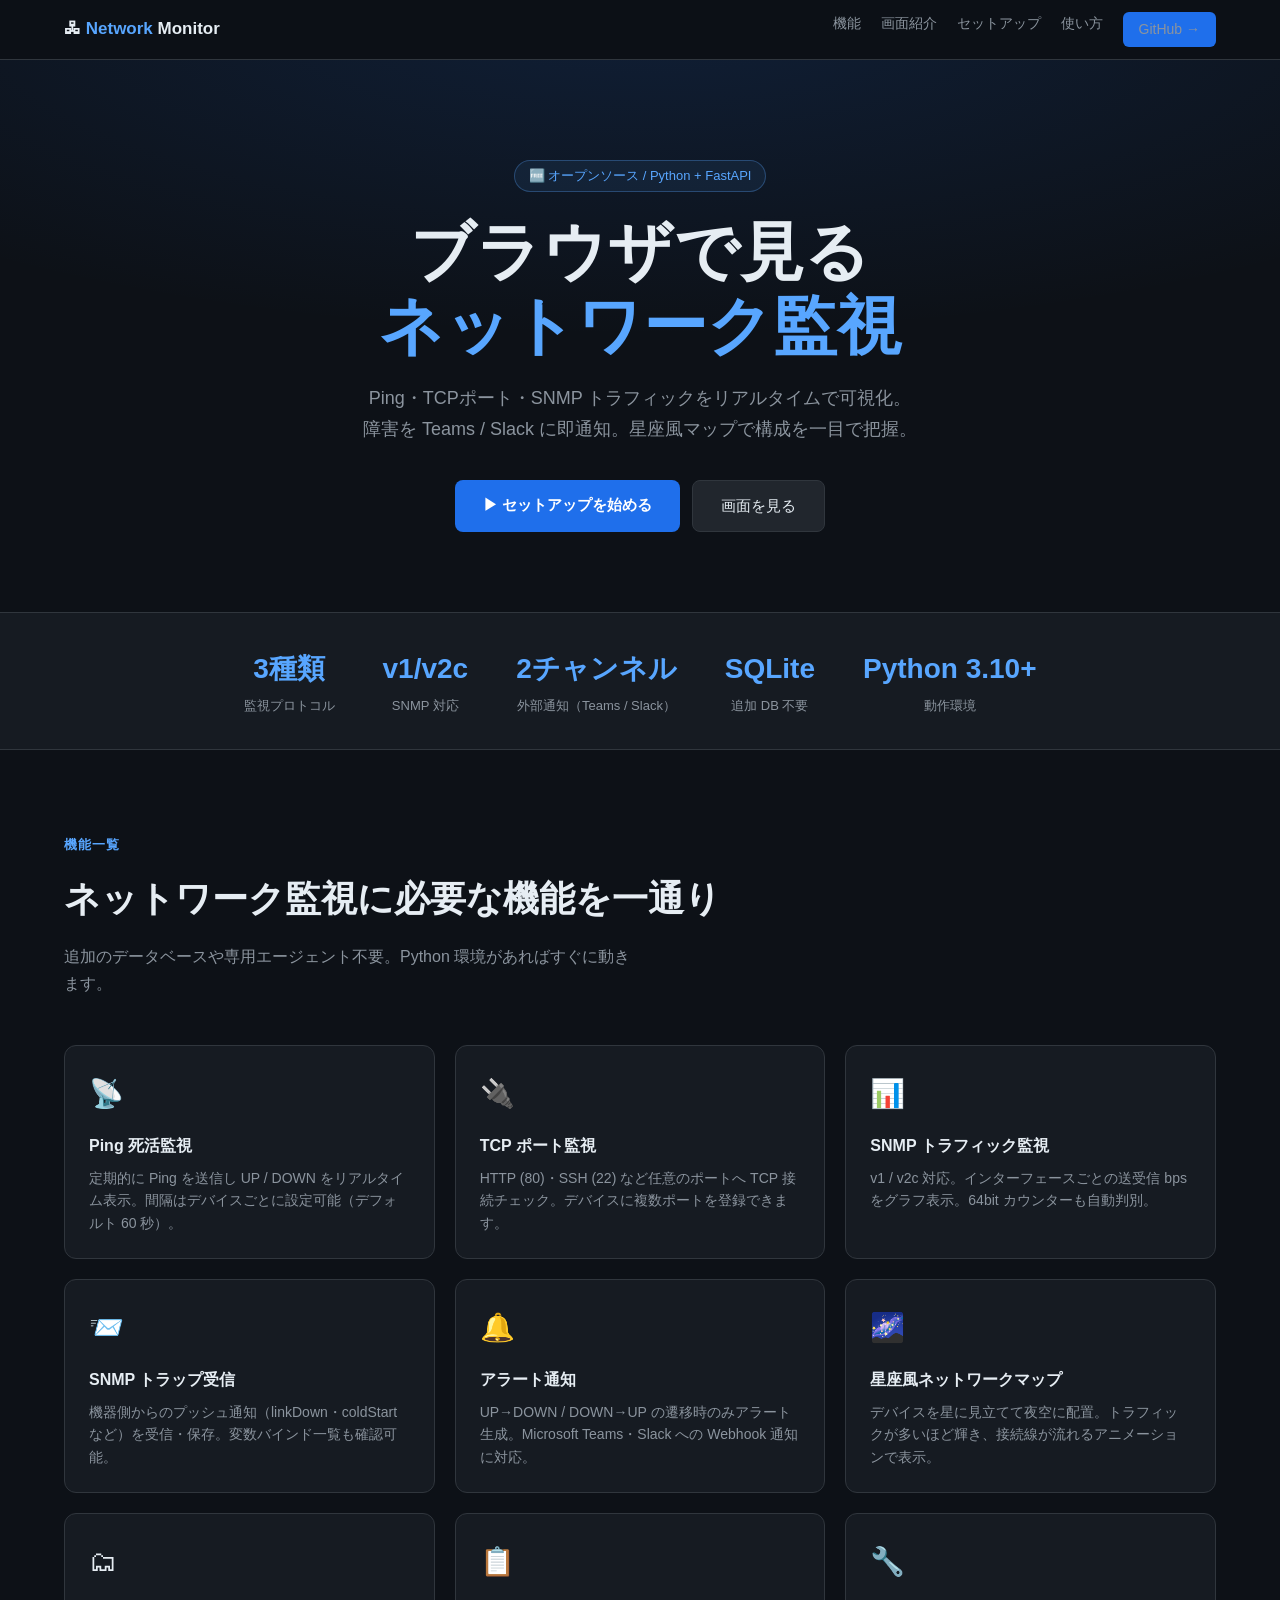
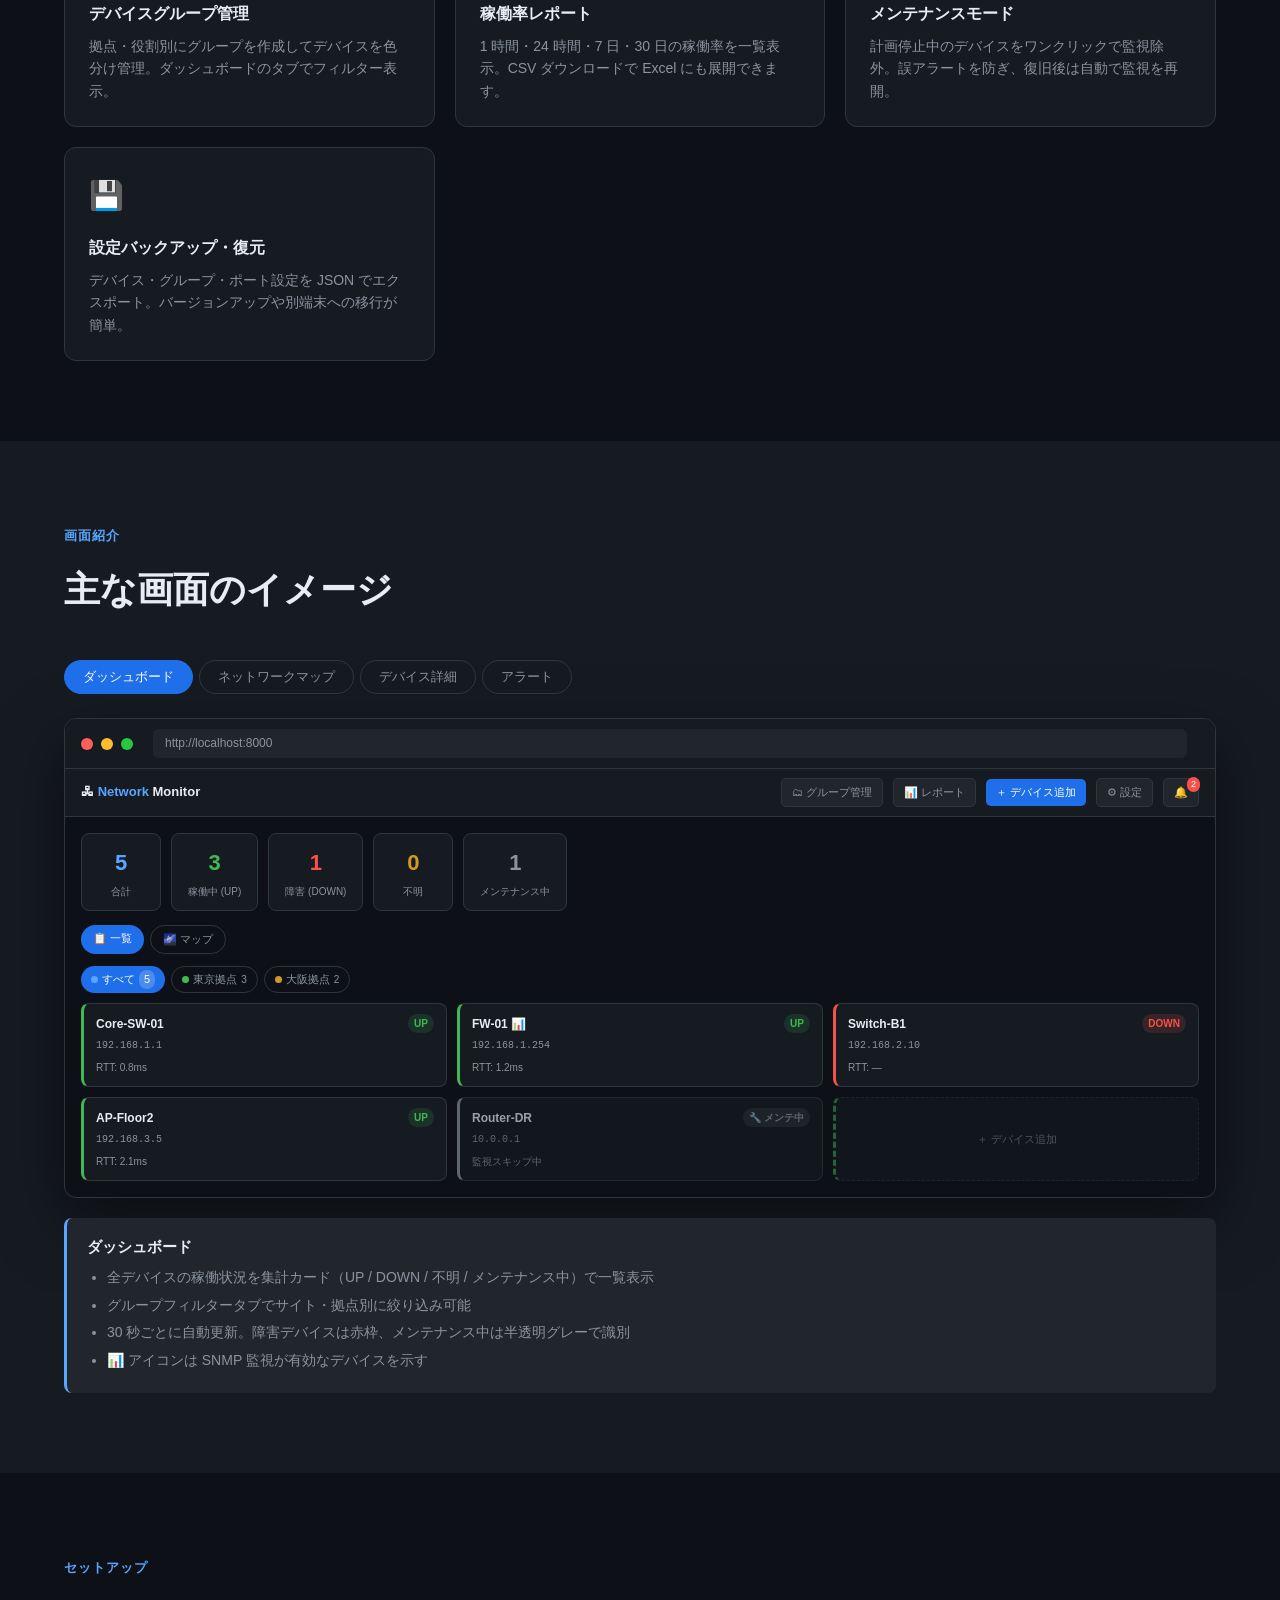
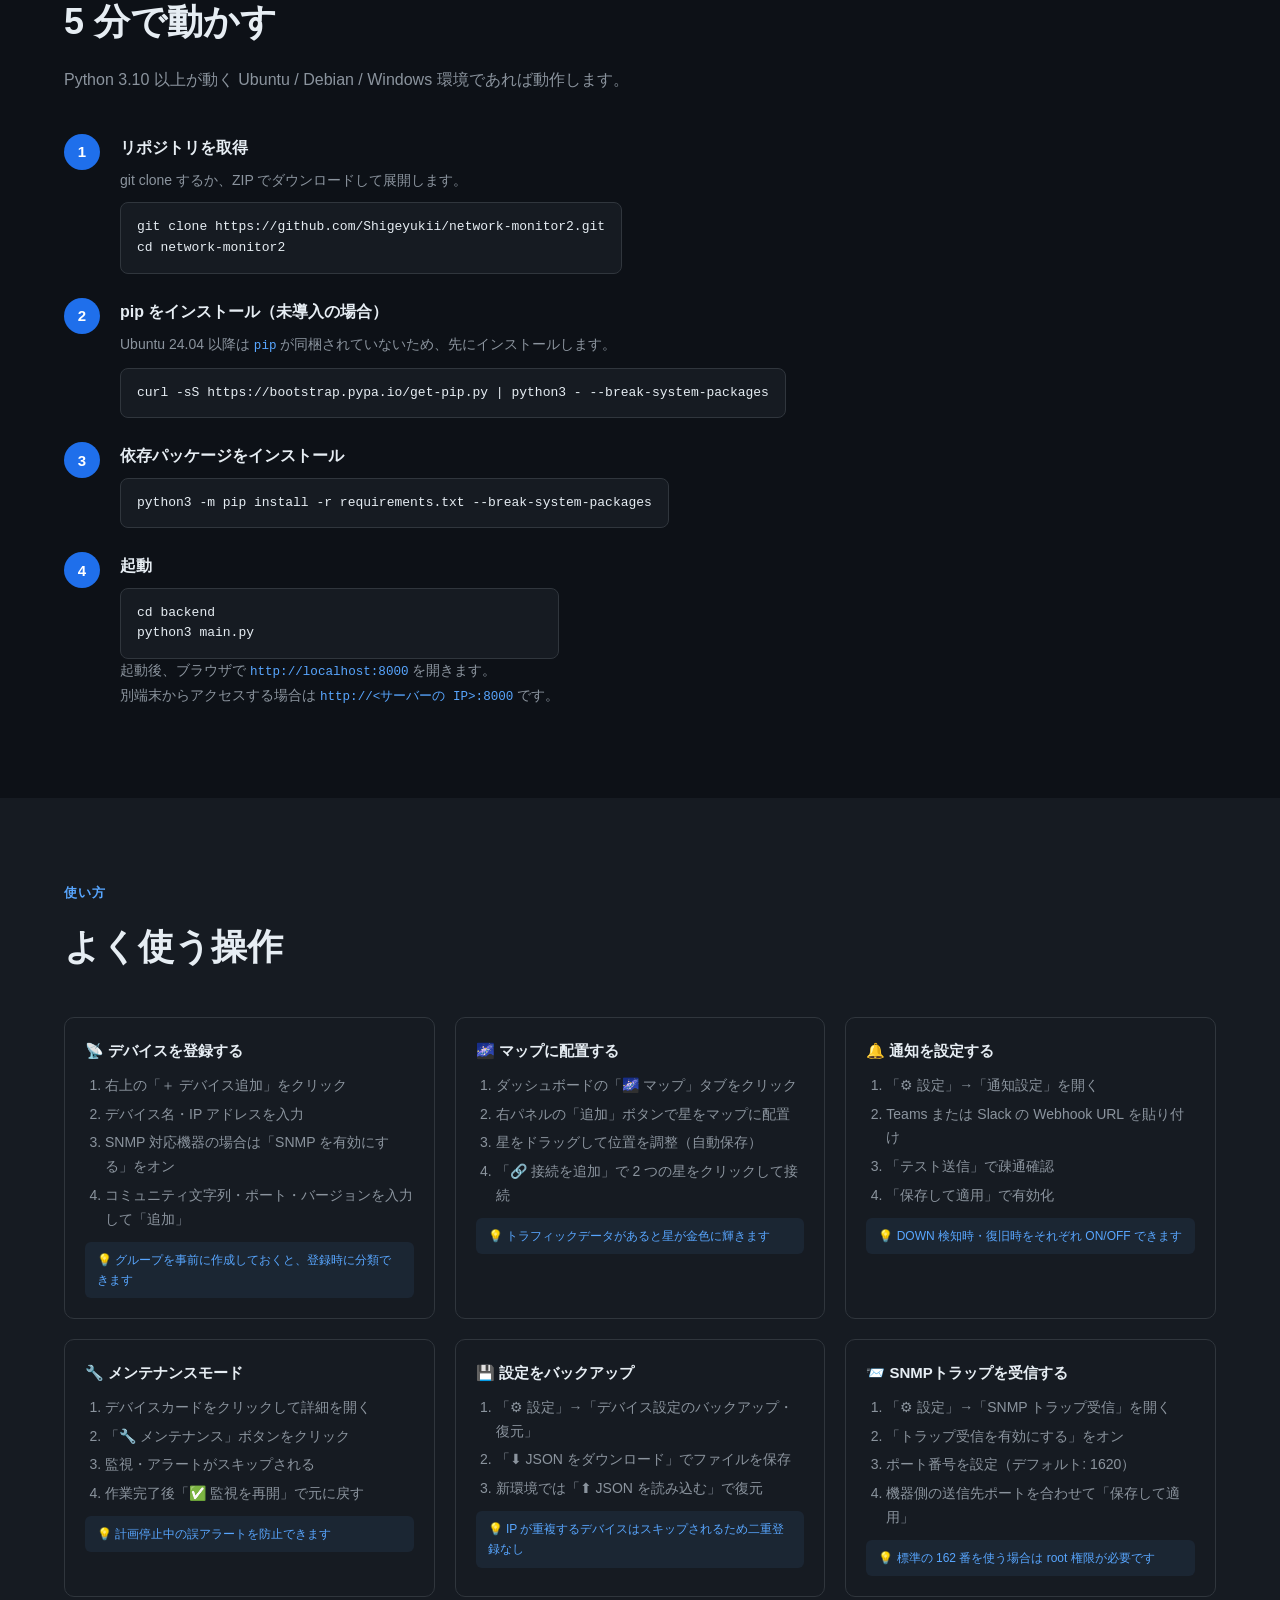
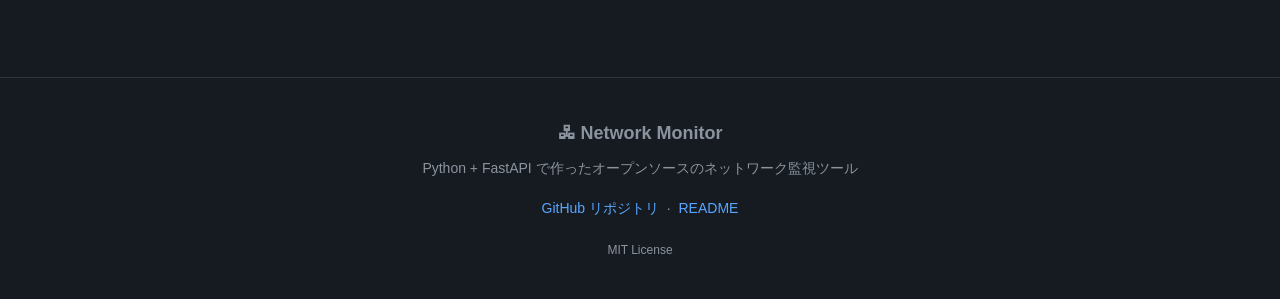
<file: docs/index.html>
<!DOCTYPE html>
<html lang="ja">
<head>
  <meta charset="UTF-8">
  <meta name="viewport" content="width=device-width, initial-scale=1.0">
  <title>Network Monitor — ネットワーク監視ツール</title>
  <style>
    *, *::before, *::after { box-sizing: border-box; margin: 0; padding: 0; }

    :root {
      --bg:      #0d1117;
      --surface: #161b22;
      --surf2:   #21262d;
      --border:  #30363d;
      --text:    #e6edf3;
      --muted:   #8b949e;
      --green:   #3fb950;
      --red:     #f85149;
      --orange:  #d29922;
      --blue:    #58a6ff;
      --accent:  #1f6feb;
      --gold:    #f0dda0;
    }

    html { scroll-behavior: smooth; }

    body {
      background: var(--bg);
      color: var(--text);
      font-family: -apple-system, BlinkMacSystemFont, "Segoe UI", "Helvetica Neue", sans-serif;
      font-size: 16px;
      line-height: 1.7;
    }

    /* ── Nav ── */
    nav {
      position: sticky; top: 0; z-index: 100;
      background: rgba(13,17,23,0.9);
      backdrop-filter: blur(12px);
      border-bottom: 1px solid var(--border);
      padding: 0 5%;
      display: flex; align-items: center; gap: 24px;
      height: 60px;
    }
    .nav-logo { font-weight: 700; font-size: 17px; color: var(--text); text-decoration: none; }
    .nav-logo span { color: var(--blue); }
    .nav-links { display: flex; gap: 20px; margin-left: auto; }
    .nav-links a {
      color: var(--muted); text-decoration: none; font-size: 14px;
      transition: color .15s;
    }
    .nav-links a:hover { color: var(--text); }
    .btn-nav {
      padding: 6px 16px; background: var(--accent); color: #fff;
      border-radius: 6px; text-decoration: none; font-size: 13px;
      transition: background .15s;
    }
    .btn-nav:hover { background: #388bfd; }

    /* ── Hero ── */
    .hero {
      padding: 100px 5% 80px;
      text-align: center;
      background: radial-gradient(ellipse 80% 60% at 50% -10%, rgba(31,111,235,0.15), transparent);
    }
    .hero-badge {
      display: inline-block;
      border: 1px solid rgba(88,166,255,0.3);
      background: rgba(88,166,255,0.08);
      color: var(--blue);
      padding: 4px 14px; border-radius: 20px;
      font-size: 13px; margin-bottom: 24px;
    }
    .hero h1 {
      font-size: clamp(36px, 6vw, 64px);
      font-weight: 800; line-height: 1.15;
      margin-bottom: 20px;
    }
    .hero h1 span { color: var(--blue); }
    .hero p {
      font-size: 18px; color: var(--muted);
      max-width: 600px; margin: 0 auto 36px;
    }
    .hero-btns { display: flex; gap: 12px; justify-content: center; flex-wrap: wrap; }
    .btn-primary {
      padding: 12px 28px; background: var(--accent); color: #fff;
      border-radius: 8px; text-decoration: none; font-size: 15px; font-weight: 600;
      transition: background .15s, transform .1s;
    }
    .btn-primary:hover { background: #388bfd; transform: translateY(-1px); }
    .btn-secondary {
      padding: 12px 28px; background: var(--surf2); color: var(--text);
      border: 1px solid var(--border);
      border-radius: 8px; text-decoration: none; font-size: 15px;
      transition: background .15s, transform .1s;
    }
    .btn-secondary:hover { background: var(--border); transform: translateY(-1px); }

    /* ── Stats bar ── */
    .stats-bar {
      display: flex; justify-content: center; gap: 48px; flex-wrap: wrap;
      padding: 32px 5%;
      border-top: 1px solid var(--border);
      border-bottom: 1px solid var(--border);
      background: var(--surface);
    }
    .stat { text-align: center; }
    .stat .num { font-size: 28px; font-weight: 700; color: var(--blue); }
    .stat .lbl { font-size: 13px; color: var(--muted); margin-top: 2px; }

    /* ── Section wrapper ── */
    section { padding: 80px 5%; }
    .section-label {
      display: inline-block; color: var(--blue); font-size: 13px; font-weight: 600;
      letter-spacing: .08em; text-transform: uppercase; margin-bottom: 12px;
    }
    .section-title {
      font-size: clamp(24px, 4vw, 36px); font-weight: 700; margin-bottom: 14px;
    }
    .section-sub { color: var(--muted); font-size: 16px; max-width: 580px; }

    /* ── Feature cards ── */
    .features-grid {
      display: grid;
      grid-template-columns: repeat(auto-fill, minmax(280px, 1fr));
      gap: 20px; margin-top: 48px;
    }
    .feature-card {
      background: var(--surface);
      border: 1px solid var(--border);
      border-radius: 12px; padding: 24px;
      transition: border-color .2s, transform .15s;
    }
    .feature-card:hover { border-color: var(--blue); transform: translateY(-2px); }
    .feature-icon {
      font-size: 28px; margin-bottom: 14px;
      display: flex; align-items: center;
    }
    .feature-card h3 { font-size: 16px; margin-bottom: 8px; }
    .feature-card p { font-size: 14px; color: var(--muted); line-height: 1.6; }

    /* ── Screenshot section ── */
    .screens { background: var(--surface); }
    .screen-tabs {
      display: flex; gap: 6px; margin: 40px 0 24px; flex-wrap: wrap;
    }
    .screen-tab {
      padding: 7px 18px; border-radius: 20px; border: 1px solid var(--border);
      background: transparent; color: var(--muted); font-size: 13px; cursor: pointer;
      transition: background .15s, color .15s, border-color .15s;
    }
    .screen-tab:hover { background: var(--surf2); color: var(--text); }
    .screen-tab.active { background: var(--accent); border-color: var(--accent); color: #fff; }
    .screen-view { display: none; }
    .screen-view.active { display: block; }

    /* ── Mock UI: common ── */
    .mock-window {
      border-radius: 12px;
      border: 1px solid var(--border);
      overflow: hidden;
      background: var(--bg);
      box-shadow: 0 24px 64px rgba(0,0,0,0.5);
    }
    .mock-titlebar {
      background: var(--surface);
      border-bottom: 1px solid var(--border);
      padding: 10px 16px;
      display: flex; align-items: center; gap: 8px;
    }
    .mock-dot { width: 12px; height: 12px; border-radius: 50%; }
    .mock-dot.r { background: #ff5f57; }
    .mock-dot.y { background: #febc2e; }
    .mock-dot.g { background: #28c840; }
    .mock-url {
      flex: 1; background: var(--surf2); border-radius: 6px;
      padding: 4px 12px; font-size: 12px; color: var(--muted);
      margin: 0 12px;
    }
    .mock-header {
      background: var(--surface);
      border-bottom: 1px solid var(--border);
      padding: 0 16px;
      display: flex; align-items: center; gap: 10px;
      height: 48px;
    }
    .mock-logo { font-size: 13px; font-weight: 700; }
    .mock-logo span { color: var(--blue); }
    .mock-spacer { flex: 1; }
    .mock-btn {
      padding: 4px 10px; border-radius: 5px; font-size: 11px;
      border: 1px solid var(--border); background: var(--surf2); color: var(--muted);
    }
    .mock-btn-primary {
      padding: 4px 10px; border-radius: 5px; font-size: 11px;
      background: var(--accent); color: #fff;
    }
    .mock-main { padding: 16px; }

    /* ── Mock: Dashboard ── */
    .mock-summary {
      display: flex; gap: 10px; margin-bottom: 14px; flex-wrap: wrap;
    }
    .mock-sum-card {
      background: var(--surface); border: 1px solid var(--border);
      border-radius: 8px; padding: 10px 16px; text-align: center; min-width: 80px;
    }
    .mock-sum-card .v { font-size: 22px; font-weight: 700; }
    .mock-sum-card .l { font-size: 10px; color: var(--muted); margin-top: 2px; }
    .mock-device-grid {
      display: grid; grid-template-columns: repeat(3, 1fr); gap: 10px;
    }
    .mock-device-card {
      background: var(--surface); border: 1px solid var(--border);
      border-radius: 8px; padding: 10px 12px;
    }
    .mock-device-card.up   { border-left: 3px solid var(--green); }
    .mock-device-card.down { border-left: 3px solid var(--red);   }
    .mock-device-card.maint{ border-left: 3px solid var(--muted); opacity:.65; }
    .mock-device-name { font-size: 12px; font-weight: 600; margin-bottom: 3px; }
    .mock-device-ip   { font-size: 10px; color: var(--muted); font-family: monospace; }
    .mock-badge {
      display: inline-block; font-size: 10px; font-weight: 700;
      padding: 1px 6px; border-radius: 10px; float: right;
    }
    .mock-badge.up    { background: rgba(63,185,80,.15);  color: var(--green); }
    .mock-badge.down  { background: rgba(248,81,73,.15);  color: var(--red);   }
    .mock-badge.maint { background: rgba(139,148,158,.15);color: var(--muted); }
    .mock-rtt { font-size: 10px; color: var(--muted); margin-top: 5px; }

    /* ── Mock: Map ── */
    .mock-map-container {
      position: relative; background: #060c22;
      border-radius: 0 0 10px 10px; overflow: hidden;
      height: 340px;
    }
    .mock-map-controls {
      background: var(--surface); border-bottom: 1px solid var(--border);
      padding: 6px 12px; display: flex; align-items: center; gap: 8px;
      font-size: 11px; color: var(--muted);
    }
    #map-canvas-mock { width: 100%; height: 100%; }

    /* ── Mock: Detail ── */
    .mock-detail-header {
      display: flex; align-items: center; gap: 10px;
      margin-bottom: 14px; flex-wrap: wrap;
    }
    .mock-detail-grid { display: grid; grid-template-columns: 1fr 1fr; gap: 10px; }
    .mock-panel {
      background: var(--surface); border: 1px solid var(--border);
      border-radius: 8px; padding: 12px;
    }
    .mock-panel h4 { font-size: 10px; color: var(--muted); text-transform: uppercase; letter-spacing: .05em; margin-bottom: 8px; }
    .mock-chart {
      background: var(--surf2); border-radius: 6px; height: 80px;
      position: relative; overflow: hidden;
    }
    .mock-chart-line {
      position: absolute; bottom: 0; left: 0; right: 0;
      height: 100%;
    }

    /* ── Mock: Alerts ── */
    .mock-alert-panel {
      background: var(--surface); border: 1px solid var(--border);
      border-radius: 10px; overflow: hidden; max-width: 360px; margin: 0 auto;
    }
    .mock-alert-header {
      background: var(--surf2); padding: 12px 16px;
      display: flex; justify-content: space-between; align-items: center;
      border-bottom: 1px solid var(--border);
    }
    .mock-alert-tabs {
      display: flex; border-bottom: 1px solid var(--border);
    }
    .mock-alert-tab {
      flex: 1; padding: 8px; font-size: 11px; text-align: center;
      color: var(--muted);
    }
    .mock-alert-tab.active { color: var(--blue); border-bottom: 2px solid var(--blue); }
    .mock-alert-item {
      padding: 10px 14px; border-bottom: 1px solid var(--border);
      display: flex; gap: 10px; align-items: flex-start;
    }
    .mock-alert-item.unread { background: rgba(88,166,255,.04); }
    .mock-alert-icon { font-size: 16px; flex-shrink: 0; }
    .mock-alert-body { flex: 1; }
    .mock-alert-device { font-size: 12px; font-weight: 600; }
    .mock-alert-msg { font-size: 11px; margin-top: 2px; }
    .mock-alert-msg.down { color: var(--red); }
    .mock-alert-msg.up   { color: var(--green); }
    .mock-alert-time { font-size: 10px; color: var(--muted); margin-top: 2px; }

    /* ── Screen caption ── */
    .screen-caption {
      margin-top: 20px; padding: 16px 20px;
      background: var(--surf2); border-radius: 8px;
      border-left: 3px solid var(--blue);
    }
    .screen-caption h3 { font-size: 15px; margin-bottom: 6px; }
    .screen-caption ul { color: var(--muted); font-size: 14px; padding-left: 20px; }
    .screen-caption li { margin-bottom: 4px; }

    /* ── Setup section ── */
    .setup-steps { margin-top: 40px; display: grid; gap: 24px; }
    .setup-step { display: flex; gap: 20px; }
    .step-num {
      width: 36px; height: 36px; border-radius: 50%;
      background: var(--accent); color: #fff;
      display: flex; align-items: center; justify-content: center;
      font-weight: 700; font-size: 15px; flex-shrink: 0;
    }
    .step-content h3 { font-size: 16px; margin-bottom: 8px; }
    .step-content p { color: var(--muted); font-size: 14px; margin-bottom: 10px; }
    pre {
      background: var(--surface); border: 1px solid var(--border);
      border-radius: 8px; padding: 14px 16px;
      font-size: 13px; font-family: "SFMono-Regular", Consolas, monospace;
      color: var(--text); overflow-x: auto; line-height: 1.6;
    }
    code { font-family: "SFMono-Regular", Consolas, monospace; font-size: .9em; color: var(--blue); }

    /* ── Usage guide ── */
    .usage-grid {
      display: grid; grid-template-columns: repeat(auto-fill, minmax(300px, 1fr));
      gap: 20px; margin-top: 40px;
    }
    .usage-card {
      background: var(--surface); border: 1px solid var(--border);
      border-radius: 10px; padding: 20px;
    }
    .usage-card h3 { font-size: 15px; margin-bottom: 10px; display: flex; align-items: center; gap: 8px; }
    .usage-card ol, .usage-card ul {
      padding-left: 20px; color: var(--muted); font-size: 14px;
    }
    .usage-card li { margin-bottom: 5px; }
    .usage-card .note {
      margin-top: 10px; padding: 8px 12px;
      background: rgba(88,166,255,.08); border-radius: 6px;
      font-size: 12px; color: var(--blue);
    }

    /* ── Footer ── */
    footer {
      background: var(--surface); border-top: 1px solid var(--border);
      padding: 40px 5%; text-align: center; color: var(--muted); font-size: 14px;
    }
    footer a { color: var(--blue); text-decoration: none; }

    /* ── Responsive ── */
    @media (max-width: 768px) {
      .mock-device-grid { grid-template-columns: repeat(2, 1fr); }
      .mock-detail-grid { grid-template-columns: 1fr; }
      .nav-links { display: none; }
    }
    @media (max-width: 500px) {
      .mock-device-grid { grid-template-columns: 1fr; }
    }
  </style>
</head>
<body>

<!-- ── Nav ── -->
<nav>
  <a class="nav-logo" href="#">🖧 <span>Network</span> Monitor</a>
  <div class="nav-links">
    <a href="#features">機能</a>
    <a href="#screens">画面紹介</a>
    <a href="#setup">セットアップ</a>
    <a href="#usage">使い方</a>
    <a class="btn-nav" href="https://github.com/Shigeyukii/network-monitor2" target="_blank">GitHub →</a>
  </div>
</nav>

<!-- ── Hero ── -->
<div class="hero">
  <div class="hero-badge">🆓 オープンソース / Python + FastAPI</div>
  <h1>ブラウザで見る<br><span>ネットワーク監視</span></h1>
  <p>
    Ping・TCPポート・SNMP トラフィックをリアルタイムで可視化。<br>
    障害を Teams / Slack に即通知。星座風マップで構成を一目で把握。
  </p>
  <div class="hero-btns">
    <a class="btn-primary" href="#setup">▶ セットアップを始める</a>
    <a class="btn-secondary" href="#screens">画面を見る</a>
  </div>
</div>

<!-- ── Stats ── -->
<div class="stats-bar">
  <div class="stat"><div class="num">3種類</div><div class="lbl">監視プロトコル</div></div>
  <div class="stat"><div class="num">v1/v2c</div><div class="lbl">SNMP 対応</div></div>
  <div class="stat"><div class="num">2チャンネル</div><div class="lbl">外部通知（Teams / Slack）</div></div>
  <div class="stat"><div class="num">SQLite</div><div class="lbl">追加 DB 不要</div></div>
  <div class="stat"><div class="num">Python 3.10+</div><div class="lbl">動作環境</div></div>
</div>

<!-- ── Features ── -->
<section id="features">
  <div class="section-label">機能一覧</div>
  <div class="section-title">ネットワーク監視に必要な機能を一通り</div>
  <p class="section-sub">追加のデータベースや専用エージェント不要。Python 環境があればすぐに動きます。</p>

  <div class="features-grid">
    <div class="feature-card">
      <div class="feature-icon">📡</div>
      <h3>Ping 死活監視</h3>
      <p>定期的に Ping を送信し UP / DOWN をリアルタイム表示。間隔はデバイスごとに設定可能（デフォルト 60 秒）。</p>
    </div>
    <div class="feature-card">
      <div class="feature-icon">🔌</div>
      <h3>TCP ポート監視</h3>
      <p>HTTP (80)・SSH (22) など任意のポートへ TCP 接続チェック。デバイスに複数ポートを登録できます。</p>
    </div>
    <div class="feature-card">
      <div class="feature-icon">📊</div>
      <h3>SNMP トラフィック監視</h3>
      <p>v1 / v2c 対応。インターフェースごとの送受信 bps をグラフ表示。64bit カウンターも自動判別。</p>
    </div>
    <div class="feature-card">
      <div class="feature-icon">📨</div>
      <h3>SNMP トラップ受信</h3>
      <p>機器側からのプッシュ通知（linkDown・coldStart など）を受信・保存。変数バインド一覧も確認可能。</p>
    </div>
    <div class="feature-card">
      <div class="feature-icon">🔔</div>
      <h3>アラート通知</h3>
      <p>UP→DOWN / DOWN→UP の遷移時のみアラート生成。Microsoft Teams・Slack への Webhook 通知に対応。</p>
    </div>
    <div class="feature-card">
      <div class="feature-icon">🌌</div>
      <h3>星座風ネットワークマップ</h3>
      <p>デバイスを星に見立てて夜空に配置。トラフィックが多いほど輝き、接続線が流れるアニメーションで表示。</p>
    </div>
    <div class="feature-card">
      <div class="feature-icon">🗂</div>
      <h3>デバイスグループ管理</h3>
      <p>拠点・役割別にグループを作成してデバイスを色分け管理。ダッシュボードのタブでフィルター表示。</p>
    </div>
    <div class="feature-card">
      <div class="feature-icon">📋</div>
      <h3>稼働率レポート</h3>
      <p>1 時間・24 時間・7 日・30 日の稼働率を一覧表示。CSV ダウンロードで Excel にも展開できます。</p>
    </div>
    <div class="feature-card">
      <div class="feature-icon">🔧</div>
      <h3>メンテナンスモード</h3>
      <p>計画停止中のデバイスをワンクリックで監視除外。誤アラートを防ぎ、復旧後は自動で監視を再開。</p>
    </div>
    <div class="feature-card">
      <div class="feature-icon">💾</div>
      <h3>設定バックアップ・復元</h3>
      <p>デバイス・グループ・ポート設定を JSON でエクスポート。バージョンアップや別端末への移行が簡単。</p>
    </div>
  </div>
</section>

<!-- ── Screenshots ── -->
<section class="screens" id="screens">
  <div class="section-label">画面紹介</div>
  <div class="section-title">主な画面のイメージ</div>

  <div class="screen-tabs">
    <button class="screen-tab active" onclick="showScreen('dashboard', this)">ダッシュボード</button>
    <button class="screen-tab" onclick="showScreen('map', this)">ネットワークマップ</button>
    <button class="screen-tab" onclick="showScreen('detail', this)">デバイス詳細</button>
    <button class="screen-tab" onclick="showScreen('alerts', this)">アラート</button>
  </div>

  <!-- ─ ダッシュボード ─ -->
  <div class="screen-view active" id="scr-dashboard">
    <div class="mock-window">
      <div class="mock-titlebar">
        <div class="mock-dot r"></div><div class="mock-dot y"></div><div class="mock-dot g"></div>
        <div class="mock-url">http://localhost:8000</div>
      </div>
      <div class="mock-header">
        <div class="mock-logo">🖧 <span>Network</span> Monitor</div>
        <div class="mock-spacer"></div>
        <div class="mock-btn">🗂 グループ管理</div>
        <div class="mock-btn">📊 レポート</div>
        <div class="mock-btn-primary">＋ デバイス追加</div>
        <div class="mock-btn">⚙ 設定</div>
        <div class="mock-btn" style="position:relative">
          🔔<span style="position:absolute;top:-2px;right:-2px;background:var(--red);color:#fff;font-size:9px;border-radius:8px;padding:0 4px">2</span>
        </div>
      </div>
      <div class="mock-main">
        <div class="mock-summary">
          <div class="mock-sum-card"><div class="v" style="color:var(--blue)">5</div><div class="l">合計</div></div>
          <div class="mock-sum-card"><div class="v" style="color:var(--green)">3</div><div class="l">稼働中 (UP)</div></div>
          <div class="mock-sum-card"><div class="v" style="color:var(--red)">1</div><div class="l">障害 (DOWN)</div></div>
          <div class="mock-sum-card"><div class="v" style="color:var(--orange)">0</div><div class="l">不明</div></div>
          <div class="mock-sum-card"><div class="v" style="color:var(--muted)">1</div><div class="l">メンテナンス中</div></div>
        </div>
        <div style="display:flex;gap:6px;margin-bottom:12px">
          <div style="padding:4px 12px;border-radius:16px;background:var(--accent);color:#fff;font-size:11px">📋 一覧</div>
          <div style="padding:4px 12px;border-radius:16px;border:1px solid var(--border);color:var(--muted);font-size:11px">🌌 マップ</div>
        </div>
        <div style="display:flex;gap:6px;margin-bottom:10px;flex-wrap:wrap">
          <span style="padding:3px 10px;border-radius:16px;background:var(--accent);color:#fff;font-size:11px;display:flex;align-items:center;gap:4px"><span style="width:7px;height:7px;border-radius:50%;background:#58a6ff;display:inline-block"></span>すべて<span style="background:rgba(255,255,255,0.2);border-radius:8px;padding:0 5px">5</span></span>
          <span style="padding:3px 10px;border-radius:16px;border:1px solid var(--border);color:var(--muted);font-size:11px;display:flex;align-items:center;gap:4px"><span style="width:7px;height:7px;border-radius:50%;background:#3fb950;display:inline-block"></span>東京拠点<span style="font-size:10px">3</span></span>
          <span style="padding:3px 10px;border-radius:16px;border:1px solid var(--border);color:var(--muted);font-size:11px;display:flex;align-items:center;gap:4px"><span style="width:7px;height:7px;border-radius:50%;background:#d29922;display:inline-block"></span>大阪拠点<span style="font-size:10px">2</span></span>
        </div>
        <div class="mock-device-grid">
          <div class="mock-device-card up">
            <div class="mock-badge up">UP</div>
            <div class="mock-device-name">Core-SW-01</div>
            <div class="mock-device-ip">192.168.1.1</div>
            <div class="mock-rtt">RTT: 0.8ms</div>
          </div>
          <div class="mock-device-card up">
            <div class="mock-badge up">UP</div>
            <div class="mock-device-name">FW-01 📊</div>
            <div class="mock-device-ip">192.168.1.254</div>
            <div class="mock-rtt">RTT: 1.2ms</div>
          </div>
          <div class="mock-device-card down">
            <div class="mock-badge down">DOWN</div>
            <div class="mock-device-name">Switch-B1</div>
            <div class="mock-device-ip">192.168.2.10</div>
            <div class="mock-rtt">RTT: —</div>
          </div>
          <div class="mock-device-card up">
            <div class="mock-badge up">UP</div>
            <div class="mock-device-name">AP-Floor2</div>
            <div class="mock-device-ip">192.168.3.5</div>
            <div class="mock-rtt">RTT: 2.1ms</div>
          </div>
          <div class="mock-device-card maint">
            <div class="mock-badge maint">🔧 メンテ中</div>
            <div class="mock-device-name">Router-DR</div>
            <div class="mock-device-ip">10.0.0.1</div>
            <div class="mock-rtt">監視スキップ中</div>
          </div>
          <div class="mock-device-card up" style="display:flex;align-items:center;justify-content:center;border-style:dashed;opacity:.5">
            <div style="font-size:11px;color:var(--muted)">＋ デバイス追加</div>
          </div>
        </div>
      </div>
    </div>
    <div class="screen-caption">
      <h3>ダッシュボード</h3>
      <ul>
        <li>全デバイスの稼働状況を集計カード（UP / DOWN / 不明 / メンテナンス中）で一覧表示</li>
        <li>グループフィルタータブでサイト・拠点別に絞り込み可能</li>
        <li>30 秒ごとに自動更新。障害デバイスは赤枠、メンテナンス中は半透明グレーで識別</li>
        <li>📊 アイコンは SNMP 監視が有効なデバイスを示す</li>
      </ul>
    </div>
  </div>

  <!-- ─ ネットワークマップ ─ -->
  <div class="screen-view" id="scr-map">
    <div class="mock-window">
      <div class="mock-titlebar">
        <div class="mock-dot r"></div><div class="mock-dot y"></div><div class="mock-dot g"></div>
        <div class="mock-url">http://localhost:8000</div>
      </div>
      <div class="mock-header">
        <div class="mock-logo">🖧 <span>Network</span> Monitor</div>
        <div class="mock-spacer"></div>
        <div class="mock-btn-primary">＋ デバイス追加</div>
        <div class="mock-btn">⚙ 設定</div>
      </div>
      <div style="background:var(--surface);border-bottom:1px solid var(--border);padding:8px 16px;display:flex;gap:8px">
        <span style="padding:4px 12px;border-radius:16px;border:1px solid var(--border);color:var(--muted);font-size:11px">📋 一覧</span>
        <span style="padding:4px 12px;border-radius:16px;background:var(--accent);color:#fff;font-size:11px">🌌 マップ</span>
      </div>
      <div class="mock-map-controls">
        <span class="mock-btn">🔗 接続を追加</span>
        <div style="flex:1"></div>
        <span class="mock-btn">↺ 更新</span>
        <span class="mock-btn">☰ デバイス</span>
      </div>
      <div class="mock-map-container">
        <canvas id="map-canvas-mock"></canvas>
      </div>
    </div>
    <div class="screen-caption">
      <h3>星座風ネットワークマップ</h3>
      <ul>
        <li>デバイスを夜空の星に見立てて表示。青白い星=UP・赤い星=DOWN</li>
        <li>SNMP トラフィックが多いほど星が大きく金色に輝く</li>
        <li>接続線はリアルタイムでアニメーション（流れるダッシュライン）</li>
        <li>星をドラッグして自由に配置。位置は自動保存される</li>
        <li>「🔗 接続を追加」ボタンで 2 つの星を繋いで構成図を作成</li>
      </ul>
    </div>
  </div>

  <!-- ─ デバイス詳細 ─ -->
  <div class="screen-view" id="scr-detail">
    <div class="mock-window">
      <div class="mock-titlebar">
        <div class="mock-dot r"></div><div class="mock-dot y"></div><div class="mock-dot g"></div>
        <div class="mock-url">http://localhost:8000</div>
      </div>
      <div class="mock-header">
        <div class="mock-logo">🖧 <span>Network</span> Monitor</div>
        <div class="mock-spacer"></div>
        <div class="mock-btn-primary">＋ デバイス追加</div>
        <div class="mock-btn">⚙ 設定</div>
      </div>
      <div class="mock-main">
        <div class="mock-detail-header">
          <div class="mock-btn">← 一覧へ</div>
          <div>
            <div style="font-size:15px;font-weight:700">Core-SW-01</div>
            <div style="font-size:11px;color:var(--muted);font-family:monospace">192.168.1.1</div>
          </div>
          <div class="mock-badge up">UP</div>
          <div style="margin-left:auto;display:flex;gap:6px">
            <div class="mock-btn">🔧 メンテナンス</div>
            <div class="mock-btn">編集</div>
            <div class="mock-btn" style="border-color:var(--red);color:var(--red)">削除</div>
          </div>
        </div>
        <div style="display:flex;gap:6px;margin-bottom:12px">
          <div class="mock-btn" style="border-color:var(--accent);color:var(--blue)">1時間</div>
          <div class="mock-btn">6時間</div><div class="mock-btn">24時間</div><div class="mock-btn">3日</div><div class="mock-btn">7日</div>
        </div>
        <div class="mock-detail-grid">
          <div class="mock-panel">
            <h4>デバイス情報</h4>
            <table style="font-size:11px;width:100%;border-collapse:collapse">
              <tr><td style="color:var(--muted);padding:3px 0">IPアドレス</td><td style="font-family:monospace">192.168.1.1</td></tr>
              <tr><td style="color:var(--muted);padding:3px 0">応答時間</td><td>0.8 ms</td></tr>
              <tr><td style="color:var(--muted);padding:3px 0">最終確認</td><td>10:45:03</td></tr>
              <tr><td style="color:var(--muted);padding:3px 0">SNMP</td><td>有効 (public / v2c)</td></tr>
              <tr><td style="color:var(--muted);padding:3px 0">監視状態</td><td style="color:var(--green)">✅ 監視中</td></tr>
            </table>
            <div style="margin-top:10px">
              <div style="font-size:10px;color:var(--muted);margin-bottom:4px">稼働率: 99.8%</div>
              <div style="display:flex;gap:2px;height:14px">
                <div style="flex:1;background:var(--green);border-radius:2px"></div>
                <div style="flex:1;background:var(--green);border-radius:2px"></div>
                <div style="flex:1;background:var(--green);border-radius:2px"></div>
                <div style="flex:1;background:var(--red);border-radius:2px"></div>
                <div style="flex:1;background:var(--green);border-radius:2px"></div>
                <div style="flex:1;background:var(--green);border-radius:2px"></div>
                <div style="flex:1;background:var(--green);border-radius:2px"></div>
                <div style="flex:1;background:var(--green);border-radius:2px"></div>
                <div style="flex:1;background:var(--green);border-radius:2px"></div>
                <div style="flex:1;background:var(--green);border-radius:2px"></div>
              </div>
            </div>
          </div>
          <div class="mock-panel">
            <h4>Ping 応答時間</h4>
            <div class="mock-chart">
              <svg width="100%" height="100%" viewBox="0 0 300 80" preserveAspectRatio="none">
                <defs>
                  <linearGradient id="g1" x1="0" y1="0" x2="0" y2="1">
                    <stop offset="0%" stop-color="#58a6ff" stop-opacity=".3"/>
                    <stop offset="100%" stop-color="#58a6ff" stop-opacity="0"/>
                  </linearGradient>
                </defs>
                <path d="M0,65 C20,62 40,58 60,55 S100,50 120,48 S160,44 180,46 S220,52 240,38 S270,30 300,32" stroke="#58a6ff" stroke-width="2" fill="none"/>
                <path d="M0,65 C20,62 40,58 60,55 S100,50 120,48 S160,44 180,46 S220,52 240,38 S270,30 300,32 L300,80 L0,80Z" fill="url(#g1)"/>
              </svg>
            </div>
            <div style="font-size:10px;color:var(--muted);margin-top:6px">
              平均: 0.9ms ／ 最大: 3.2ms
            </div>
          </div>
          <div class="mock-panel" style="grid-column:1/-1">
            <h4>TCP ポート監視</h4>
            <table style="font-size:11px;width:100%;border-collapse:collapse">
              <tr style="color:var(--muted)">
                <th style="text-align:left;padding:4px 8px">ポート</th>
                <th style="text-align:left;padding:4px 8px">ラベル</th>
                <th style="text-align:left;padding:4px 8px">状態</th>
                <th style="text-align:left;padding:4px 8px">応答時間</th>
              </tr>
              <tr>
                <td style="padding:4px 8px;font-family:monospace;font-weight:600">80</td>
                <td style="padding:4px 8px">HTTP</td>
                <td style="padding:4px 8px"><span class="mock-badge up">OPEN</span></td>
                <td style="padding:4px 8px">1.3ms</td>
              </tr>
              <tr>
                <td style="padding:4px 8px;font-family:monospace;font-weight:600">22</td>
                <td style="padding:4px 8px">SSH</td>
                <td style="padding:4px 8px"><span class="mock-badge up">OPEN</span></td>
                <td style="padding:4px 8px">0.9ms</td>
              </tr>
            </table>
          </div>
        </div>
      </div>
    </div>
    <div class="screen-caption">
      <h3>デバイス詳細ビュー</h3>
      <ul>
        <li>Ping 応答時間グラフ・稼働率バーで状態推移を確認</li>
        <li>登録した TCP ポートの OPEN / CLOSED 状態と応答時間を表示</li>
        <li>SNMP 有効デバイスは下部にトラフィックグラフを追加表示</li>
        <li>「🔧 メンテナンス」ボタンでワンクリックで監視を一時停止／再開</li>
        <li>表示期間は 1 時間〜7 日で切替可能</li>
      </ul>
    </div>
  </div>

  <!-- ─ アラート ─ -->
  <div class="screen-view" id="scr-alerts">
    <div style="max-width:480px;margin:0 auto">
      <div class="mock-alert-panel">
        <div class="mock-alert-header">
          <span style="font-weight:600;font-size:14px">🔔 通知</span>
          <div style="display:flex;gap:8px">
            <div class="mock-btn">すべて既読</div>
            <div class="mock-btn">✕</div>
          </div>
        </div>
        <div class="mock-alert-tabs">
          <div class="mock-alert-tab active">死活アラート</div>
          <div class="mock-alert-tab">SNMPトラップ <span style="background:var(--red);color:#fff;font-size:9px;border-radius:8px;padding:0 4px">3</span></div>
        </div>
        <div class="mock-alert-item unread">
          <div class="mock-alert-icon">🔴</div>
          <div class="mock-alert-body">
            <div class="mock-alert-device">Switch-B1 <span style="color:var(--muted);font-family:monospace;font-size:10px">192.168.2.10</span></div>
            <div class="mock-alert-msg down">障害検知 (DOWN)</div>
            <div class="mock-alert-time">10:42:15</div>
          </div>
          <div style="color:var(--muted);font-size:14px;cursor:pointer">✓</div>
        </div>
        <div class="mock-alert-item unread">
          <div class="mock-alert-icon">🟢</div>
          <div class="mock-alert-body">
            <div class="mock-alert-device">AP-Floor3 <span style="color:var(--muted);font-family:monospace;font-size:10px">192.168.3.8</span></div>
            <div class="mock-alert-msg up">復旧 (UP)</div>
            <div class="mock-alert-time">09:15:03</div>
          </div>
          <div style="color:var(--muted);font-size:14px;cursor:pointer">✓</div>
        </div>
        <div class="mock-alert-item">
          <div class="mock-alert-icon">🔴</div>
          <div class="mock-alert-body">
            <div class="mock-alert-device">Router-DR <span style="color:var(--muted);font-family:monospace;font-size:10px">10.0.0.1</span></div>
            <div class="mock-alert-msg down">障害検知 (DOWN)</div>
            <div class="mock-alert-time">昨日 22:30:11</div>
          </div>
        </div>
      </div>
    </div>
    <div class="screen-caption">
      <h3>アラートパネル</h3>
      <ul>
        <li>ヘッダーのベルアイコン🔔 に未読件数バッジが表示される</li>
        <li>「死活アラート」タブ: Ping UP→DOWN / DOWN→UP の遷移のみ記録（毎回のポーリング結果ではない）</li>
        <li>「SNMPトラップ」タブ: 機器から受信したトラップ。変数バインドを折りたたみ表示</li>
        <li>✓ で 1 件ずつ、「すべて既読」でまとめて既読処理が可能</li>
      </ul>
    </div>
  </div>
</section>

<!-- ── Setup ── -->
<section id="setup">
  <div class="section-label">セットアップ</div>
  <div class="section-title">5 分で動かす</div>
  <p class="section-sub">Python 3.10 以上が動く Ubuntu / Debian / Windows 環境であれば動作します。</p>

  <div class="setup-steps">
    <div class="setup-step">
      <div class="step-num">1</div>
      <div class="step-content">
        <h3>リポジトリを取得</h3>
        <p>git clone するか、ZIP でダウンロードして展開します。</p>
        <pre>git clone https://github.com/Shigeyukii/network-monitor2.git
cd network-monitor2</pre>
      </div>
    </div>
    <div class="setup-step">
      <div class="step-num">2</div>
      <div class="step-content">
        <h3>pip をインストール（未導入の場合）</h3>
        <p>Ubuntu 24.04 以降は <code>pip</code> が同梱されていないため、先にインストールします。</p>
        <pre>curl -sS https://bootstrap.pypa.io/get-pip.py | python3 - --break-system-packages</pre>
      </div>
    </div>
    <div class="setup-step">
      <div class="step-num">3</div>
      <div class="step-content">
        <h3>依存パッケージをインストール</h3>
        <pre>python3 -m pip install -r requirements.txt --break-system-packages</pre>
      </div>
    </div>
    <div class="setup-step">
      <div class="step-num">4</div>
      <div class="step-content">
        <h3>起動</h3>
        <pre>cd backend
python3 main.py</pre>
        <p>起動後、ブラウザで <code>http://localhost:8000</code> を開きます。<br>
        別端末からアクセスする場合は <code>http://&lt;サーバーの IP&gt;:8000</code> です。</p>
      </div>
    </div>
  </div>
</section>

<!-- ── Usage ── -->
<section id="usage" style="background:var(--surface)">
  <div class="section-label">使い方</div>
  <div class="section-title">よく使う操作</div>

  <div class="usage-grid">
    <div class="usage-card">
      <h3>📡 デバイスを登録する</h3>
      <ol>
        <li>右上の「＋ デバイス追加」をクリック</li>
        <li>デバイス名・IP アドレスを入力</li>
        <li>SNMP 対応機器の場合は「SNMP を有効にする」をオン</li>
        <li>コミュニティ文字列・ポート・バージョンを入力して「追加」</li>
      </ol>
      <div class="note">💡 グループを事前に作成しておくと、登録時に分類できます</div>
    </div>
    <div class="usage-card">
      <h3>🌌 マップに配置する</h3>
      <ol>
        <li>ダッシュボードの「🌌 マップ」タブをクリック</li>
        <li>右パネルの「追加」ボタンで星をマップに配置</li>
        <li>星をドラッグして位置を調整（自動保存）</li>
        <li>「🔗 接続を追加」で 2 つの星をクリックして接続</li>
      </ol>
      <div class="note">💡 トラフィックデータがあると星が金色に輝きます</div>
    </div>
    <div class="usage-card">
      <h3>🔔 通知を設定する</h3>
      <ol>
        <li>「⚙ 設定」→「通知設定」を開く</li>
        <li>Teams または Slack の Webhook URL を貼り付け</li>
        <li>「テスト送信」で疎通確認</li>
        <li>「保存して適用」で有効化</li>
      </ol>
      <div class="note">💡 DOWN 検知時・復旧時をそれぞれ ON/OFF できます</div>
    </div>
    <div class="usage-card">
      <h3>🔧 メンテナンスモード</h3>
      <ol>
        <li>デバイスカードをクリックして詳細を開く</li>
        <li>「🔧 メンテナンス」ボタンをクリック</li>
        <li>監視・アラートがスキップされる</li>
        <li>作業完了後「✅ 監視を再開」で元に戻す</li>
      </ol>
      <div class="note">💡 計画停止中の誤アラートを防止できます</div>
    </div>
    <div class="usage-card">
      <h3>💾 設定をバックアップ</h3>
      <ol>
        <li>「⚙ 設定」→「デバイス設定のバックアップ・復元」</li>
        <li>「⬇ JSON をダウンロード」でファイルを保存</li>
        <li>新環境では「⬆ JSON を読み込む」で復元</li>
      </ol>
      <div class="note">💡 IP が重複するデバイスはスキップされるため二重登録なし</div>
    </div>
    <div class="usage-card">
      <h3>📨 SNMPトラップを受信する</h3>
      <ol>
        <li>「⚙ 設定」→「SNMP トラップ受信」を開く</li>
        <li>「トラップ受信を有効にする」をオン</li>
        <li>ポート番号を設定（デフォルト: 1620）</li>
        <li>機器側の送信先ポートを合わせて「保存して適用」</li>
      </ol>
      <div class="note">💡 標準の 162 番を使う場合は root 権限が必要です</div>
    </div>
  </div>
</section>

<!-- ── Footer ── -->
<footer>
  <p style="font-size:18px;font-weight:700;margin-bottom:8px">🖧 Network Monitor</p>
  <p style="margin-bottom:16px">Python + FastAPI で作ったオープンソースのネットワーク監視ツール</p>
  <p>
    <a href="https://github.com/Shigeyukii/network-monitor2" target="_blank">GitHub リポジトリ</a>
    &nbsp;·&nbsp;
    <a href="https://github.com/Shigeyukii/network-monitor2/blob/main/README.md" target="_blank">README</a>
  </p>
  <p style="margin-top:20px;font-size:12px">MIT License</p>
</footer>

<script>
// ── タブ切替 ──
function showScreen(name, btn) {
  document.querySelectorAll('.screen-view').forEach(v => v.classList.remove('active'));
  document.querySelectorAll('.screen-tab').forEach(t => t.classList.remove('active'));
  document.getElementById('scr-' + name).classList.add('active');
  btn.classList.add('active');
}

// ── 星座マップ モックアニメーション ──
(function() {
  const canvas = document.getElementById('map-canvas-mock');
  if (!canvas) return;
  const ctx = canvas.getContext('2d');

  const nodes = [
    { x: .25, y: .35, name: 'Core-SW', status: 'up', r: 8 },
    { x: .55, y: .25, name: 'FW-01',   status: 'up', r: 10 },
    { x: .75, y: .55, name: 'Switch-B1', status: 'down', r: 6 },
    { x: .35, y: .65, name: 'AP-F2',   status: 'up', r: 6 },
    { x: .65, y: .75, name: 'Router',  status: 'up', r: 7 },
  ];
  const edges = [[0,1],[1,2],[0,3],[1,4],[3,4]];

  const bgStars = Array.from({length:120}, () => ({
    x: Math.random(), y: Math.random(),
    r: Math.random()*1.2+.3,
    phase: Math.random()*Math.PI*2,
    speed: Math.random()*.8+.3,
    b: Math.random()*.5+.2
  }));

  let t = 0;
  function resize() {
    const dpr = window.devicePixelRatio || 1;
    canvas.width  = canvas.offsetWidth  * dpr;
    canvas.height = canvas.offsetHeight * dpr;
  }

  function draw(ts) {
    t = ts / 1000;
    resize();
    const W = canvas.width, H = canvas.height;
    const dpr = window.devicePixelRatio || 1;

    // 背景
    const g = ctx.createRadialGradient(W*.5,H*.4,0,W*.5,H*.5,Math.max(W,H)*.8);
    g.addColorStop(0,'#0b1035'); g.addColorStop(1,'#020510');
    ctx.fillStyle = g; ctx.fillRect(0,0,W,H);

    // 背景星
    for (const s of bgStars) {
      const a = s.b * (.6 + .4*Math.sin(t*s.speed+s.phase));
      ctx.globalAlpha = a;
      ctx.fillStyle = '#fff';
      ctx.beginPath();
      ctx.arc(s.x*W, s.y*H, s.r*dpr, 0, Math.PI*2);
      ctx.fill();
    }
    ctx.globalAlpha = 1;

    // エッジ
    const dashLen = 10*dpr, gapLen = 6*dpr;
    for (const [i,j] of edges) {
      const n1 = nodes[i], n2 = nodes[j];
      const x1=n1.x*W, y1=n1.y*H, x2=n2.x*W, y2=n2.y*H;
      const bothUp = n1.status==='up' && n2.status==='up';
      ctx.save();
      ctx.globalAlpha = bothUp ? .45 : .25;
      ctx.strokeStyle = bothUp ? '#7799ff' : '#ff4444';
      ctx.lineWidth   = 1.5*dpr;
      ctx.shadowColor = bothUp ? '#7799ff' : '#ff4444';
      ctx.shadowBlur  = 6*dpr;
      ctx.setLineDash(bothUp ? [dashLen,gapLen] : []);
      ctx.lineDashOffset = -(t*18*dpr) % (dashLen+gapLen);
      ctx.beginPath(); ctx.moveTo(x1,y1); ctx.lineTo(x2,y2); ctx.stroke();
      ctx.restore();
    }

    // ノード
    for (const n of nodes) {
      const ax=n.x*W, ay=n.y*H;
      const phase=(nodes.indexOf(n)*2.4)%(Math.PI*2);
      const tw = 1 + .18*Math.sin(t*.5+phase);
      const r  = n.r*dpr*tw;
      const fill  = n.status==='up' ? '#ddeeff' : '#ff6b6b';
      const glow  = n.status==='up' ? '#6699ff' : '#ff2222';

      ctx.save();
      ctx.shadowColor = glow; ctx.shadowBlur = 18*dpr;
      ctx.fillStyle   = fill;
      ctx.beginPath(); ctx.arc(ax,ay,r,0,Math.PI*2); ctx.fill();
      ctx.shadowBlur  = 0; ctx.globalAlpha = .9;
      ctx.fillStyle   = '#fff';
      ctx.beginPath(); ctx.arc(ax,ay,r*.35,0,Math.PI*2); ctx.fill();
      ctx.restore();

      ctx.save();
      ctx.font      = `${10*dpr}px sans-serif`;
      ctx.fillStyle = n.status==='down' ? '#ff9999' : '#99bbdd';
      ctx.textAlign = 'center';
      ctx.shadowColor='#000'; ctx.shadowBlur=4*dpr;
      ctx.fillText(n.name, ax, ay+r+12*dpr);
      ctx.restore();
    }

    requestAnimationFrame(draw);
  }
  requestAnimationFrame(draw);
})();
</script>

</body>
</html>
</file>
